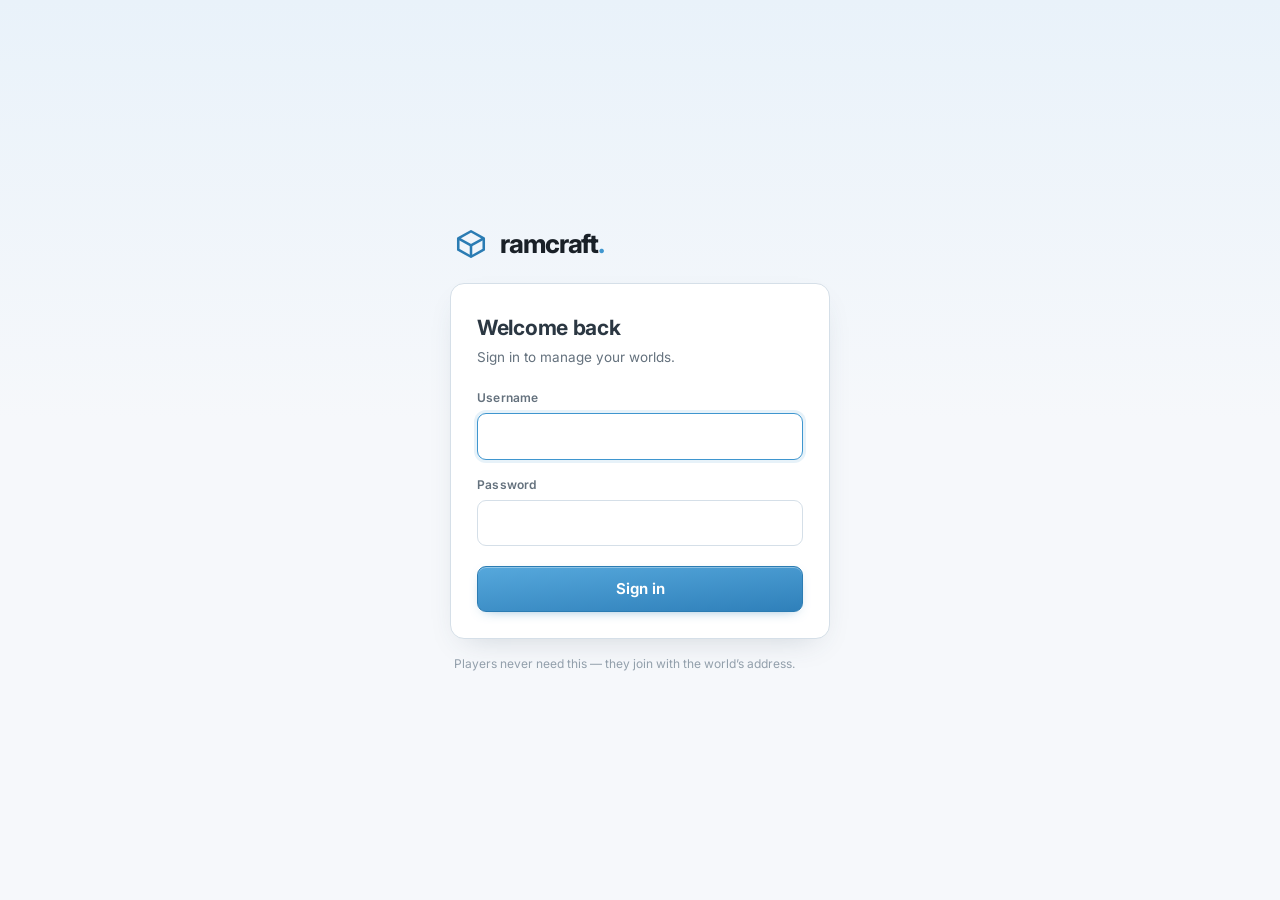
<file: panel/static/login.html>
<!DOCTYPE html>
<html lang="en">
<head>
<meta charset="utf-8">
<meta name="viewport" content="width=device-width, initial-scale=1, viewport-fit=cover">
<meta name="robots" content="noindex">
<title>Sign in — RamCraft</title>
<link rel="preconnect" href="https://fonts.googleapis.com">
<link rel="preconnect" href="https://fonts.gstatic.com" crossorigin>
<link href="https://fonts.googleapis.com/css2?family=Inter:wght@400;500;600;700&display=swap" rel="stylesheet">
<link rel="icon" href="favicon.svg" type="image/svg+xml">
<!-- Self-contained on purpose: style.css and app.js sit behind the sign-in. -->
<style>
  :root {
    --bg: #f6f8fb;
    --bg-grad: linear-gradient(180deg, #e9f2fa 0%, #f6f8fb 420px);
    --surface: #ffffff;
    --border: #d5dfe8;
    --text: #2b3742;
    --muted: #64717d;
    --faint: #929fab;
    --accent: #3f96cf;
    --accent-soft: #3f96cf1f;
    --accent-dim: #2b7cb3;
    --red: #cb4a41;
    --sidebar: oklch(.24 .017 247);
    --radius: 14px;
    --radius-sm: 9px;
  }
  * { box-sizing: border-box; }
  html, body { height: 100%; }
  body {
    margin: 0;
    display: grid; place-items: center;
    padding: 24px 16px;
    background: var(--bg) var(--bg-grad) no-repeat;
    color: var(--text);
    font-family: Inter, -apple-system, BlinkMacSystemFont, "Segoe UI", Roboto, sans-serif;
    font-size: 16px; line-height: 1.5;
    -webkit-font-smoothing: antialiased;
  }
  main { width: 100%; max-width: 380px; }
  .brand { display: flex; align-items: center; gap: 12px; margin: 0 0 22px 4px; color: var(--sidebar); }
  .brand svg { width: 34px; height: 34px; color: var(--accent-dim); }
  .brand-name { font-size: 26px; font-weight: 750; letter-spacing: -1.1px; line-height: 1; }
  .brand-name span { color: var(--accent); }
  .card {
    background: var(--surface);
    border: 1px solid var(--border);
    border-radius: var(--radius);
    padding: 28px 26px 26px;
    box-shadow: 0 12px 30px -14px #33475a38;
  }
  h1 { margin: 0 0 4px; font-size: 21px; font-weight: 700; letter-spacing: -.3px; }
  .sub { margin: 0 0 22px; font-size: 13.5px; color: var(--muted); }
  label { display: block; font-size: 12px; font-weight: 600; color: var(--muted); margin: 0 0 6px; letter-spacing: .2px; }
  input {
    width: 100%; font: inherit; font-size: 15px;
    background: #fff; color: var(--text);
    border: 1px solid var(--border); border-radius: var(--radius-sm);
    padding: 11px 12px; margin: 0 0 16px; outline: none;
    transition: border-color .15s, box-shadow .15s;
  }
  input:focus { border-color: var(--accent); box-shadow: 0 0 0 3px var(--accent-soft); }
  button {
    width: 100%; min-height: 46px; margin-top: 4px;
    font: inherit; font-size: 15px; font-weight: 650; color: #fff;
    background: linear-gradient(175deg, #56a8dc, #2f80ba);
    border: 1px solid #2b7cb3; border-radius: var(--radius-sm);
    box-shadow: inset 0 1px 0 #ffffff59, 0 4px 14px -8px #2b7cb3cc;
    cursor: pointer;
  }
  button:hover:not(:disabled) { background: linear-gradient(175deg, #66b4e5, #3789c4); }
  button:disabled { opacity: .6; cursor: wait; }
  .error {
    margin: 0 0 16px; padding: 10px 12px;
    font-size: 13px; color: #8f322c;
    background: #fdf1f0; border: 1px solid #e3bdb9; border-radius: var(--radius-sm);
  }
  .error[hidden] { display: none; }
  .foot { margin: 16px 4px 0; font-size: 12px; color: var(--faint); }
</style>
</head>
<body>
<main>
  <div class="brand">
    <svg viewBox="0 0 24 24" fill="none" stroke="currentColor" stroke-width="1.8" stroke-linejoin="round" aria-hidden="true"><path d="M21 8l-9-5-9 5 9 5 9-5z"/><path d="M3 8v8l9 5 9-5V8"/><path d="M12 13v8"/></svg>
    <span class="brand-name">ramcraft<span>.</span></span>
  </div>
  <form class="card" id="form" novalidate>
    <h1>Welcome back</h1>
    <p class="sub">Sign in to manage your worlds.</p>
    <p class="error" id="error" role="alert" hidden></p>
    <label for="user">Username</label>
    <input id="user" name="username" autocomplete="username" autocapitalize="none" spellcheck="false" required>
    <label for="password">Password</label>
    <input id="password" name="password" type="password" autocomplete="current-password" required>
    <button type="submit" id="submit">Sign in</button>
  </form>
  <p class="foot">Players never need this — they join with the world’s address.</p>
</main>
<script>
  const form = document.getElementById('form');
  const err = document.getElementById('error');
  const btn = document.getElementById('submit');
  document.getElementById('user').focus();

  form.addEventListener('submit', async e => {
    e.preventDefault();
    err.hidden = true;
    const user = form.username.value.trim();
    const password = form.password.value;
    if (!user || !password) {
      err.textContent = 'Enter your username and password.';
      err.hidden = false;
      return;
    }
    btn.disabled = true;
    btn.textContent = 'Signing in…';
    try {
      const res = await fetch('/api/login', {
        method: 'POST',
        headers: { 'Content-Type': 'application/json' },
        body: JSON.stringify({ user, password }),
      });
      if (res.ok) { location.replace('/'); return; }
      const data = await res.json().catch(() => ({}));
      err.textContent = data.detail || 'Could not sign in.';
    } catch {
      err.textContent = 'Could not reach the panel. Check your connection and try again.';
    }
    err.hidden = false;
    btn.disabled = false;
    btn.textContent = 'Sign in';
    form.password.select();
  });
</script>
</body>
</html>
</file>
